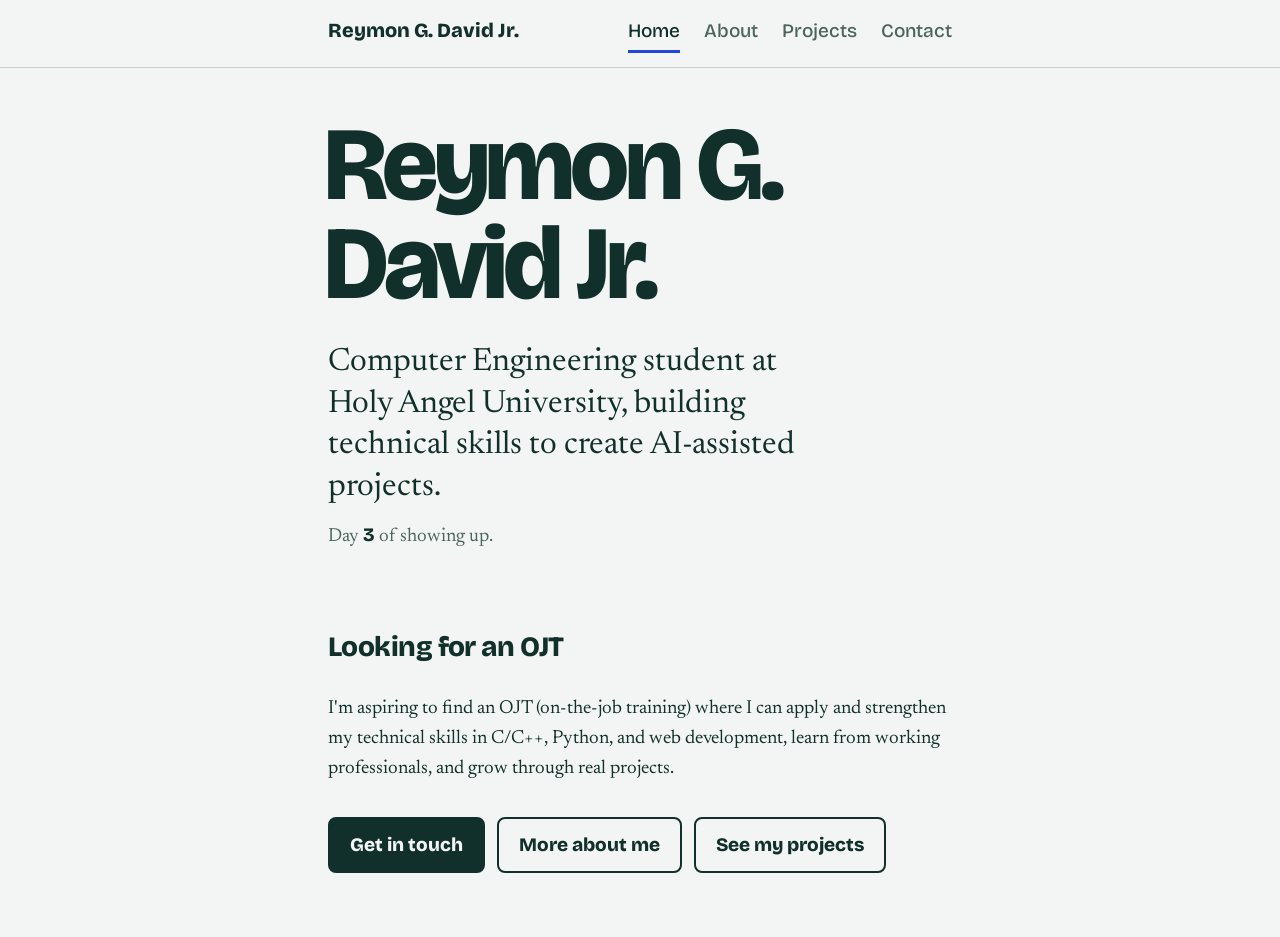
<file: index.html>
<!DOCTYPE html>
<html lang="en">
<head>
<meta charset="utf-8">
<meta name="viewport" content="width=device-width, initial-scale=1, viewport-fit=cover">
<title>Reymon G. David Jr. | Computer Engineering Student</title>
<meta name="description" content="Reymon G. David Jr. is a Computer Engineering student at Holy Angel University, building technical skills to create AI-assisted projects and looking for an OJT.">
<meta property="og:type" content="website">
<meta property="og:title" content="Reymon G. David Jr. | Computer Engineering Student">
<meta property="og:description" content="Reymon G. David Jr. is a Computer Engineering student at Holy Angel University, building technical skills to create AI-assisted projects and looking for an OJT.">
<meta property="og:url" content="https://reymondved.github.io/">
<link rel="icon" href="data:image/svg+xml,%3Csvg xmlns='http://www.w3.org/2000/svg' viewBox='0 0 64 64'%3E%3Crect width='64' height='64' rx='14' fill='%232447D6'/%3E%3Ctext x='32' y='43' font-size='30' font-weight='800' text-anchor='middle' fill='white' font-family='Arial,Helvetica,sans-serif'%3ERD%3C/text%3E%3C/svg%3E">
<link rel="preconnect" href="https://fonts.googleapis.com">
<link rel="preconnect" href="https://fonts.gstatic.com" crossorigin>
<link href="https://fonts.googleapis.com/css2?family=Bricolage+Grotesque:opsz,wght@12..96,500;12..96,800&family=Newsreader:ital,opsz,wght@0,6..72,400;0,6..72,500;1,6..72,400&display=swap" rel="stylesheet">
<link rel="stylesheet" href="style.css">
</head>
<body>

  <header class="site-nav">
    <nav class="inner" aria-label="Main">
      <a class="brand" href="index.html">Reymon G. David Jr.</a>
      <a class="link" href="index.html" aria-current="page">Home</a>
      <a class="link" href="about.html">About</a>
      <a class="link" href="projects.html">Projects</a>
      <a class="link" href="contact.html">Contact</a>
    </nav>
  </header>

  <main>
    <section>
      <h1>Reymon G.<br>David Jr.</h1>
      <p class="lead">Computer Engineering student at Holy Angel University, building technical skills to create AI-assisted projects.</p>
      <p class="day">Day <strong id="day-count">1</strong> of showing up.</p>
    </section>

    <section>
      <h2>Looking for an OJT</h2>
      <p>I'm aspiring to find an OJT (on-the-job training) where I can apply and strengthen my technical skills in C/C++, Python, and web development, learn from working professionals, and grow through real projects.</p>
      <div class="buttons">
        <a class="btn primary" href="contact.html">Get in touch</a>
        <a class="btn" href="about.html">More about me</a>
        <a class="btn" href="projects.html">See my projects</a>
      </div>
    </section>
  </main>

  <script src="script.js"></script>
</body>
</html>
</file>
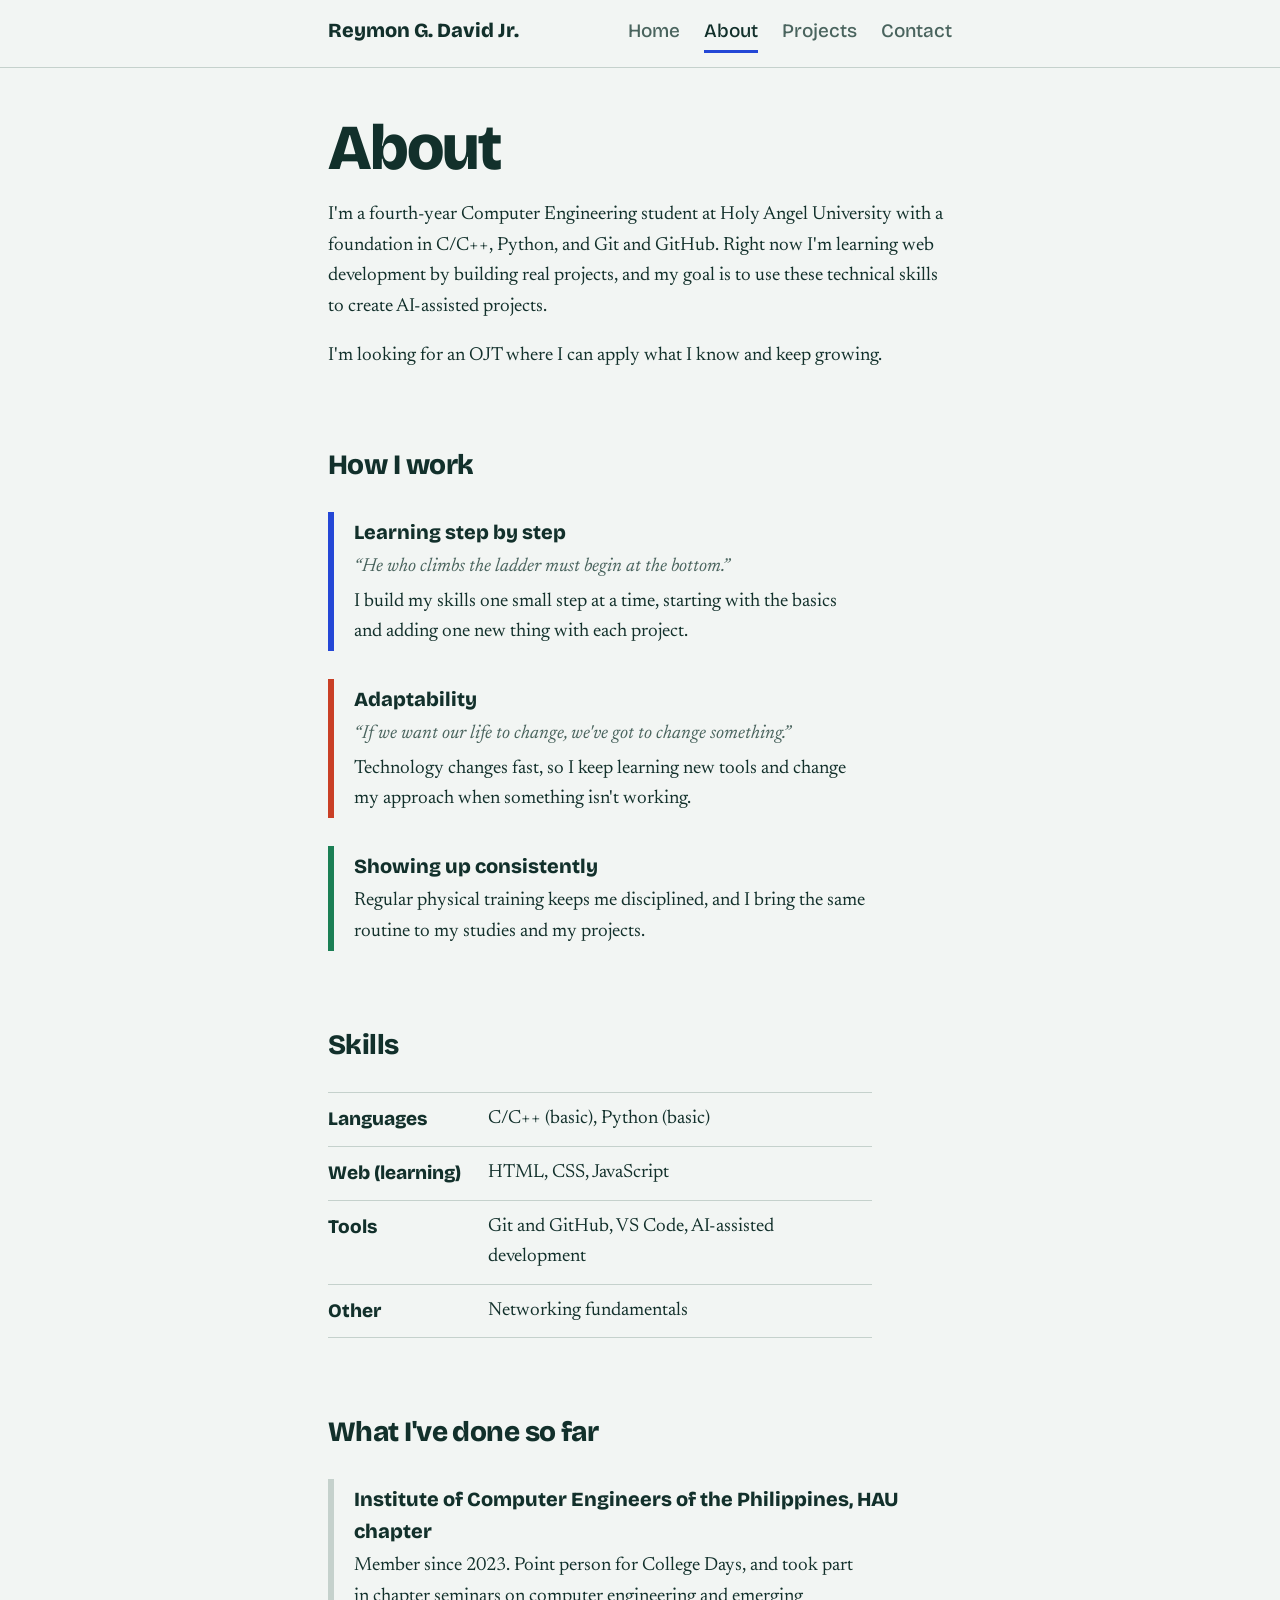
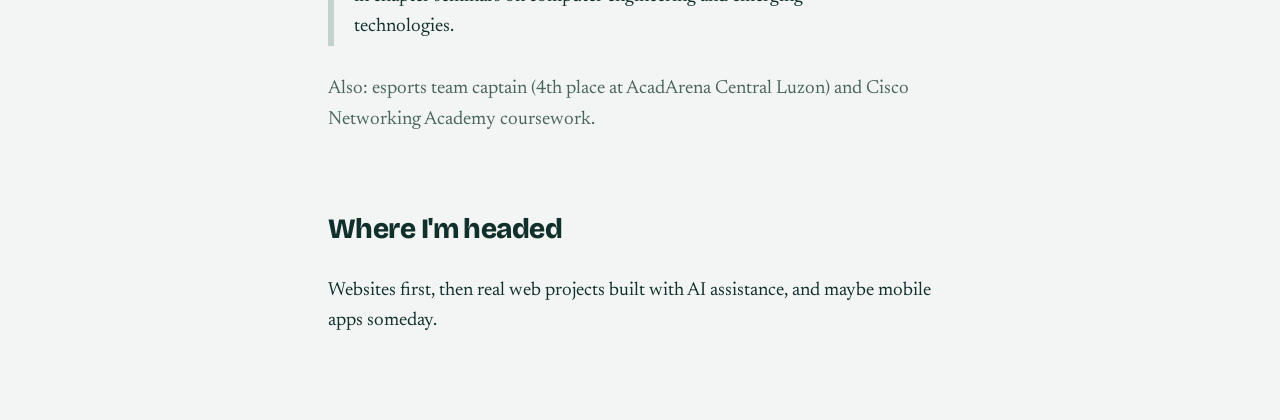
<file: about.html>
<!DOCTYPE html>
<html lang="en">
<head>
<meta charset="utf-8">
<meta name="viewport" content="width=device-width, initial-scale=1, viewport-fit=cover">
<title>About | Reymon G. David Jr.</title>
<meta name="description" content="About Reymon G. David Jr., a fourth-year Computer Engineering student learning web development, with a foundation in C/C++, Python, and Git and GitHub.">
<meta property="og:type" content="website">
<meta property="og:title" content="About | Reymon G. David Jr.">
<meta property="og:description" content="About Reymon G. David Jr., a fourth-year Computer Engineering student learning web development, with a foundation in C/C++, Python, and Git and GitHub.">
<meta property="og:url" content="https://reymondved.github.io/about.html">
<link rel="icon" href="data:image/svg+xml,%3Csvg xmlns='http://www.w3.org/2000/svg' viewBox='0 0 64 64'%3E%3Crect width='64' height='64' rx='14' fill='%232447D6'/%3E%3Ctext x='32' y='43' font-size='30' font-weight='800' text-anchor='middle' fill='white' font-family='Arial,Helvetica,sans-serif'%3ERD%3C/text%3E%3C/svg%3E">
<link rel="preconnect" href="https://fonts.googleapis.com">
<link rel="preconnect" href="https://fonts.gstatic.com" crossorigin>
<link href="https://fonts.googleapis.com/css2?family=Bricolage+Grotesque:opsz,wght@12..96,500;12..96,800&family=Newsreader:ital,opsz,wght@0,6..72,400;0,6..72,500;1,6..72,400&display=swap" rel="stylesheet">
<link rel="stylesheet" href="style.css">
</head>
<body>

  <header class="site-nav">
    <nav class="inner" aria-label="Main">
      <a class="brand" href="index.html">Reymon G. David Jr.</a>
      <a class="link" href="index.html">Home</a>
      <a class="link" href="about.html" aria-current="page">About</a>
      <a class="link" href="projects.html">Projects</a>
      <a class="link" href="contact.html">Contact</a>
    </nav>
  </header>

  <main>
    <section>
      <h1 class="page-title">About</h1>
      <p>I'm a fourth-year Computer Engineering student at Holy Angel University with a foundation in C/C++, Python, and Git and GitHub. Right now I'm learning web development by building real projects, and my goal is to use these technical skills to create AI-assisted projects.</p>
      <p>I'm looking for an OJT where I can apply what I know and keep growing.</p>
    </section>

    <section>
      <h2>How I work</h2>

      <div class="track mind">
        <h3>Learning step by step</h3>
        <p class="quote">&ldquo;He who climbs the ladder must begin at the bottom.&rdquo;</p>
        <p>I build my skills one small step at a time, starting with the basics and adding one new thing with each project.</p>
      </div>

      <div class="track heart">
        <h3>Adaptability</h3>
        <p class="quote">&ldquo;If we want our life to change, we've got to change something.&rdquo;</p>
        <p>Technology changes fast, so I keep learning new tools and change my approach when something isn't working.</p>
      </div>

      <div class="track body">
        <h3>Showing up consistently</h3>
        <p>Regular physical training keeps me disciplined, and I bring the same routine to my studies and my projects.</p>
      </div>
    </section>

    <section>
      <h2>Skills</h2>
      <dl class="skills">
        <div><dt>Languages</dt><dd>C/C++ (basic), Python (basic)</dd></div>
        <div><dt>Web (learning)</dt><dd>HTML, CSS, JavaScript</dd></div>
        <div><dt>Tools</dt><dd>Git and GitHub, VS Code, AI-assisted development</dd></div>
        <div><dt>Other</dt><dd>Networking fundamentals</dd></div>
      </dl>
    </section>

    <section>
      <h2>What I've done so far</h2>

      <div class="track">
        <h3>Institute of Computer Engineers of the Philippines, HAU chapter</h3>
        <p>Member since 2023. Point person for College Days, and took part in chapter seminars on computer engineering and emerging technologies.</p>
      </div>

      <p class="day">Also: esports team captain (4th place at AcadArena Central Luzon) and Cisco Networking Academy coursework.</p>
    </section>

    <section>
      <h2>Where I'm headed</h2>
      <p>Websites first, then real web projects built with AI assistance, and maybe mobile apps someday.</p>
    </section>
  </main>

</body>
</html>
</file>
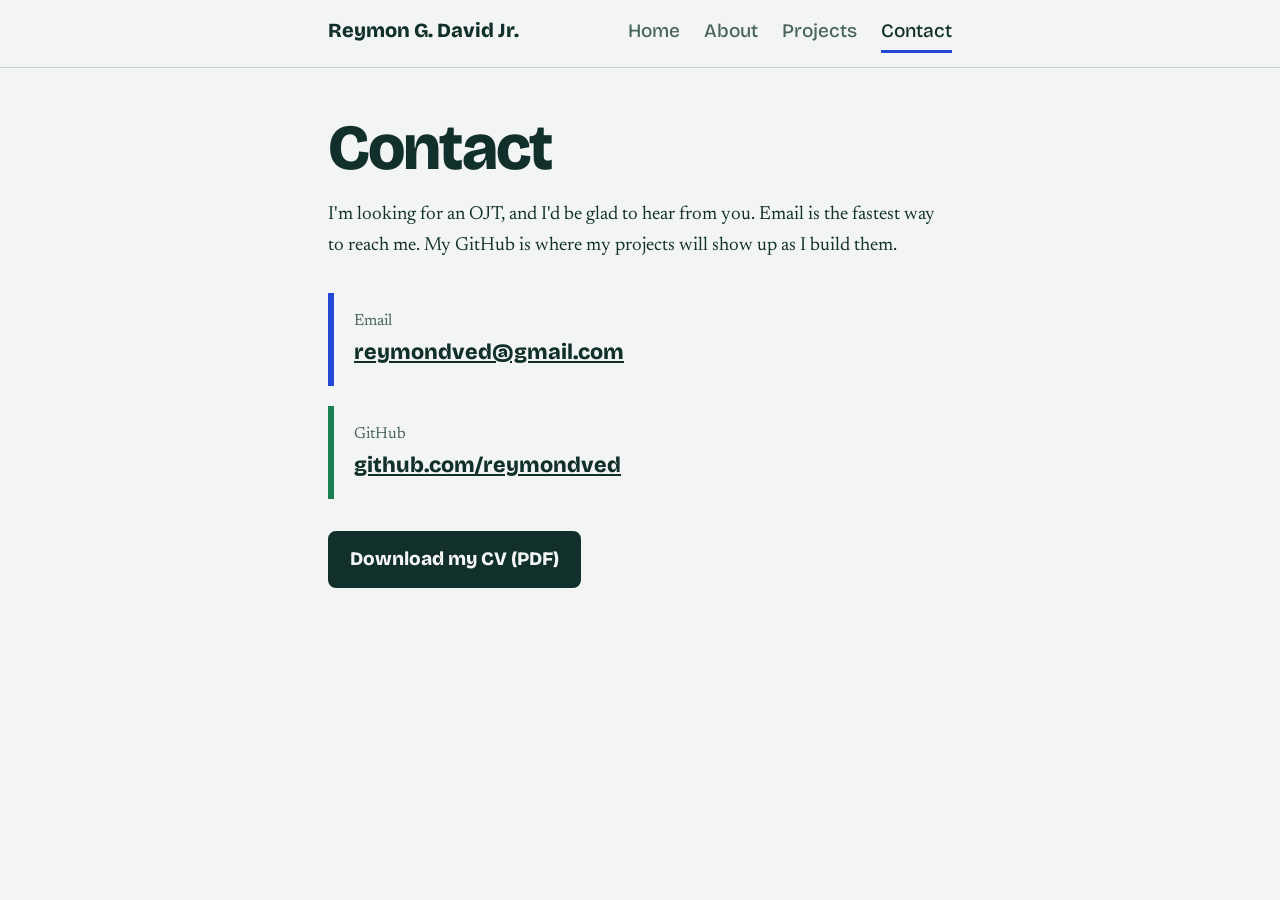
<file: contact.html>
<!DOCTYPE html>
<html lang="en">
<head>
<meta charset="utf-8">
<meta name="viewport" content="width=device-width, initial-scale=1, viewport-fit=cover">
<title>Contact | Reymon G. David Jr.</title>
<meta name="description" content="Contact Reymon G. David Jr. by email, or see the projects on GitHub.">
<meta property="og:type" content="website">
<meta property="og:title" content="Contact | Reymon G. David Jr.">
<meta property="og:description" content="Contact Reymon G. David Jr. by email, or see the projects on GitHub.">
<meta property="og:url" content="https://reymondved.github.io/contact.html">
<link rel="icon" href="data:image/svg+xml,%3Csvg xmlns='http://www.w3.org/2000/svg' viewBox='0 0 64 64'%3E%3Crect width='64' height='64' rx='14' fill='%232447D6'/%3E%3Ctext x='32' y='43' font-size='30' font-weight='800' text-anchor='middle' fill='white' font-family='Arial,Helvetica,sans-serif'%3ERD%3C/text%3E%3C/svg%3E">
<link rel="preconnect" href="https://fonts.googleapis.com">
<link rel="preconnect" href="https://fonts.gstatic.com" crossorigin>
<link href="https://fonts.googleapis.com/css2?family=Bricolage+Grotesque:opsz,wght@12..96,500;12..96,800&family=Newsreader:ital,opsz,wght@0,6..72,400;0,6..72,500;1,6..72,400&display=swap" rel="stylesheet">
<link rel="stylesheet" href="style.css">
</head>
<body>

  <header class="site-nav">
    <nav class="inner" aria-label="Main">
      <a class="brand" href="index.html">Reymon G. David Jr.</a>
      <a class="link" href="index.html">Home</a>
      <a class="link" href="about.html">About</a>
      <a class="link" href="projects.html">Projects</a>
      <a class="link" href="contact.html" aria-current="page">Contact</a>
    </nav>
  </header>

  <main>
    <section>
      <h1 class="page-title">Contact</h1>
      <p>I'm looking for an OJT, and I'd be glad to hear from you. Email is the fastest way to reach me. My GitHub is where my projects will show up as I build them.</p>

      <ul class="contact-list">
        <li>
          <span class="label">Email</span>
          <a href="mailto:reymondved@gmail.com">reymondved@gmail.com</a>
        </li>
        <li>
          <span class="label">GitHub</span>
          <a href="https://github.com/reymondved" target="_blank" rel="noopener">github.com/reymondved</a>
        </li>
      </ul>

      <div class="buttons">
        <a class="btn primary" href="Reymon-G-David-Jr-CV.pdf" download>Download my CV (PDF)</a>
      </div>
    </section>
  </main>

</body>
</html>
</file>
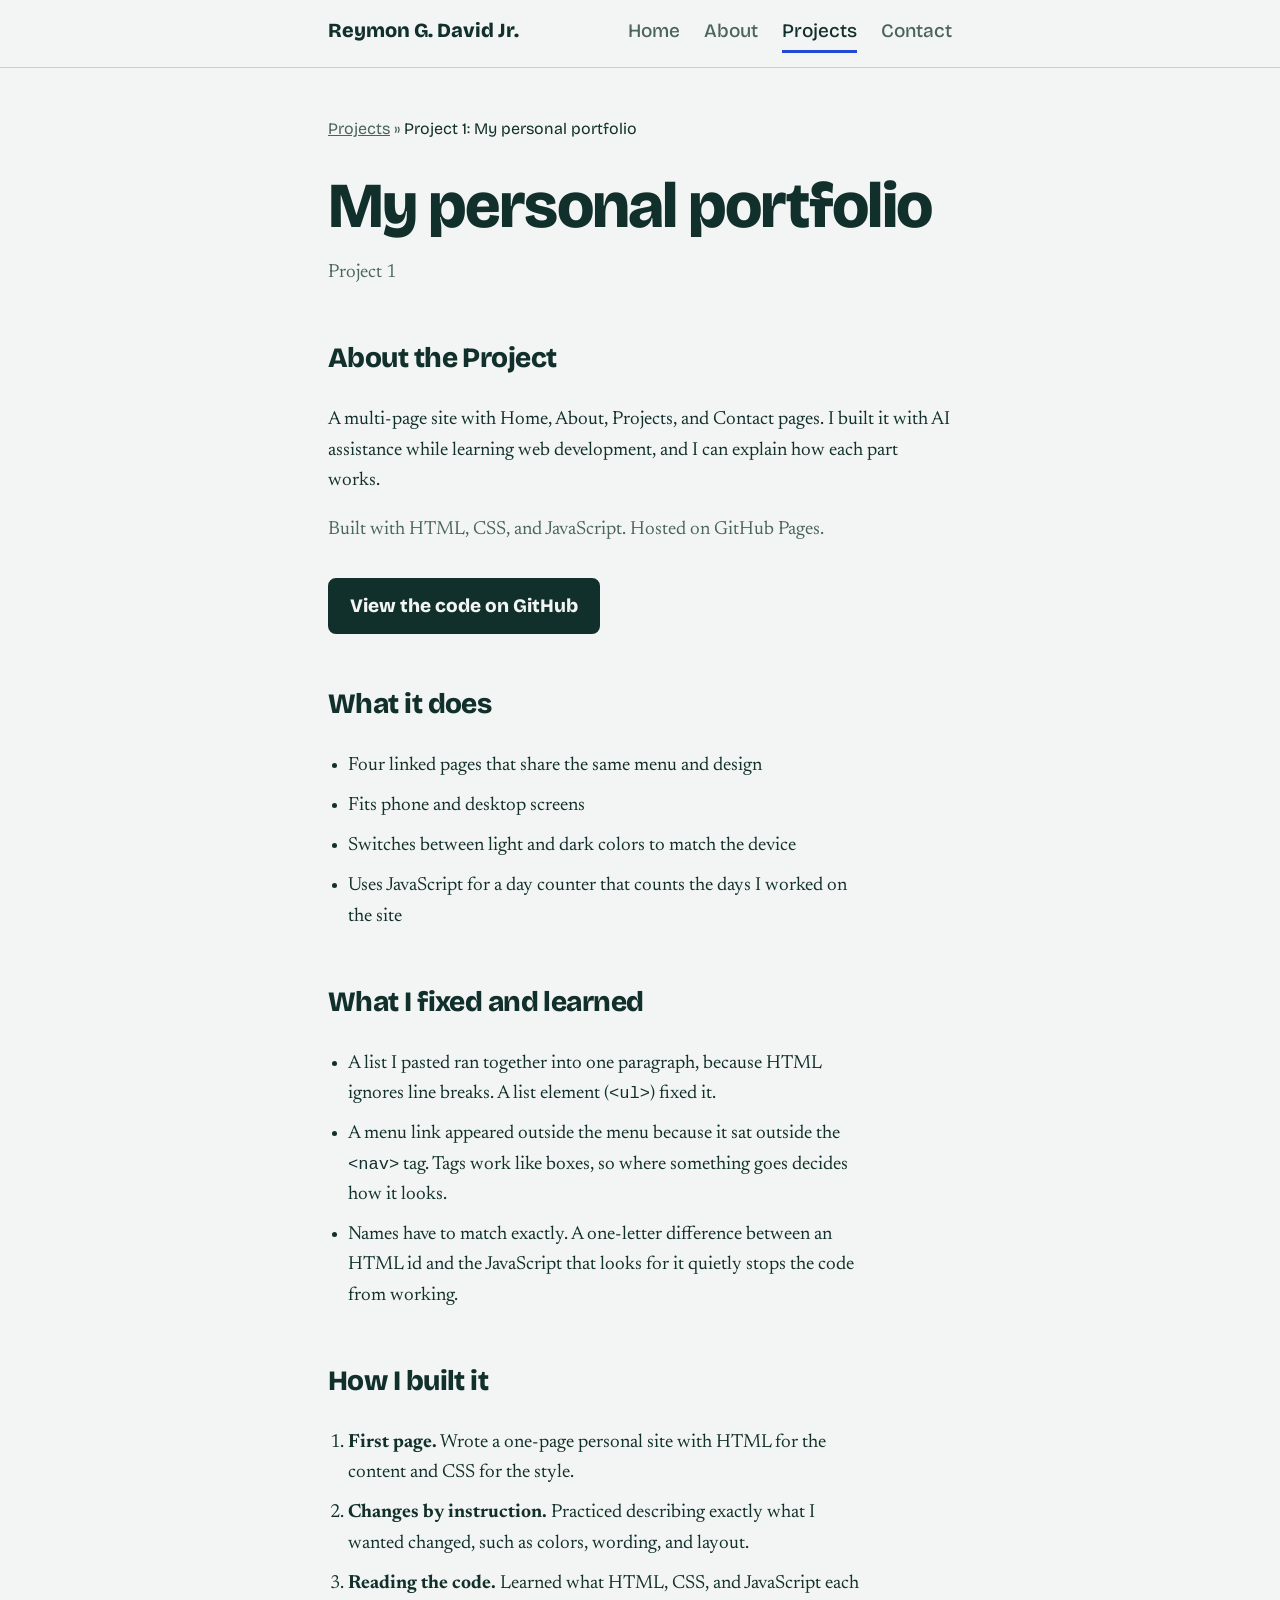
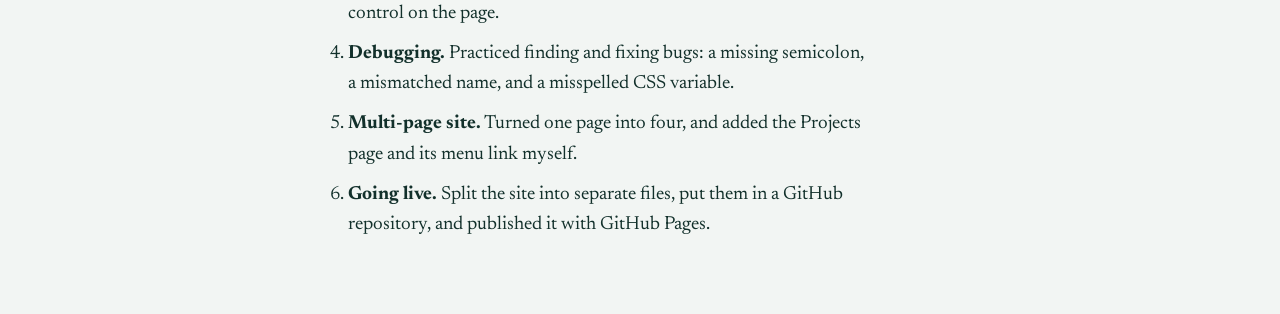
<file: project-1.html>
<!DOCTYPE html>
<html lang="en">
<head>
<meta charset="utf-8">
<meta name="viewport" content="width=device-width, initial-scale=1, viewport-fit=cover">
<title>Project 1: My personal portfolio | Reymon G. David Jr.</title>
<meta name="description" content="A multi-page personal portfolio website built with HTML, CSS, and JavaScript, with AI assistance, and hosted on GitHub Pages.">
<meta property="og:type" content="website">
<meta property="og:title" content="Project 1: My personal portfolio | Reymon G. David Jr.">
<meta property="og:description" content="A multi-page personal portfolio website built with HTML, CSS, and JavaScript, with AI assistance, and hosted on GitHub Pages.">
<meta property="og:url" content="https://reymondved.github.io/project-1.html">
<link rel="icon" href="data:image/svg+xml,%3Csvg xmlns='http://www.w3.org/2000/svg' viewBox='0 0 64 64'%3E%3Crect width='64' height='64' rx='14' fill='%232447D6'/%3E%3Ctext x='32' y='43' font-size='30' font-weight='800' text-anchor='middle' fill='white' font-family='Arial,Helvetica,sans-serif'%3ERD%3C/text%3E%3C/svg%3E">
<link rel="preconnect" href="https://fonts.googleapis.com">
<link rel="preconnect" href="https://fonts.gstatic.com" crossorigin>
<link href="https://fonts.googleapis.com/css2?family=Bricolage+Grotesque:opsz,wght@12..96,500;12..96,800&family=Newsreader:ital,opsz,wght@0,6..72,400;0,6..72,500;1,6..72,400&display=swap" rel="stylesheet">
<link rel="stylesheet" href="style.css">
</head>
<body>

  <header class="site-nav">
    <nav class="inner" aria-label="Main">
      <a class="brand" href="index.html">Reymon G. David Jr.</a>
      <a class="link" href="index.html">Home</a>
      <a class="link" href="about.html">About</a>
      <a class="link" href="projects.html" aria-current="true">Projects</a>
      <a class="link" href="contact.html">Contact</a>
    </nav>
  </header>

  <main>
    <nav class="breadcrumb" aria-label="Breadcrumb">
      <a href="projects.html">Projects</a>
      <span aria-hidden="true">&raquo;</span>
      <span aria-current="page">Project 1: My personal portfolio</span>
    </nav>

    <section>
      <h1 class="page-title">My personal portfolio</h1>
      <p class="day">Project 1</p>
    </section>

    <section class="detail">
      <h2>About the Project</h2>
      <p>A multi-page site with Home, About, Projects, and Contact pages. I built it with AI assistance while learning web development, and I can explain how each part works.</p>
      <p class="day">Built with HTML, CSS, and JavaScript. Hosted on GitHub Pages.</p>
      <div class="buttons">
        <a class="btn primary" href="https://github.com/reymondved/reymondved.github.io" target="_blank" rel="noopener">View the code on GitHub</a>
      </div>
    </section>

    <section class="detail">
      <h2>What it does</h2>
      <ul class="plain-list">
        <li>Four linked pages that share the same menu and design</li>
        <li>Fits phone and desktop screens</li>
        <li>Switches between light and dark colors to match the device</li>
        <li>Uses JavaScript for a day counter that counts the days I worked on the site</li>
      </ul>
    </section>

    <section class="detail">
      <h2>What I fixed and learned</h2>
      <ul class="plain-list">
        <li>A list I pasted ran together into one paragraph, because HTML ignores line breaks. A list element (<code>&lt;ul&gt;</code>) fixed it.</li>
        <li>A menu link appeared outside the menu because it sat outside the <code>&lt;nav&gt;</code> tag. Tags work like boxes, so where something goes decides how it looks.</li>
        <li>Names have to match exactly. A one-letter difference between an HTML id and the JavaScript that looks for it quietly stops the code from working.</li>
      </ul>
    </section>

    <section class="detail">
      <h2>How I built it</h2>
      <ol class="plain-list">
        <li><strong>First page.</strong> Wrote a one-page personal site with HTML for the content and CSS for the style.</li>
        <li><strong>Changes by instruction.</strong> Practiced describing exactly what I wanted changed, such as colors, wording, and layout.</li>
        <li><strong>Reading the code.</strong> Learned what HTML, CSS, and JavaScript each control on the page.</li>
        <li><strong>Debugging.</strong> Practiced finding and fixing bugs: a missing semicolon, a mismatched name, and a misspelled CSS variable.</li>
        <li><strong>Multi-page site.</strong> Turned one page into four, and added the Projects page and its menu link myself.</li>
        <li><strong>Going live.</strong> Split the site into separate files, put them in a GitHub repository, and published it with GitHub Pages.</li>
      </ol>
    </section>
  </main>

</body>
</html>
</file>
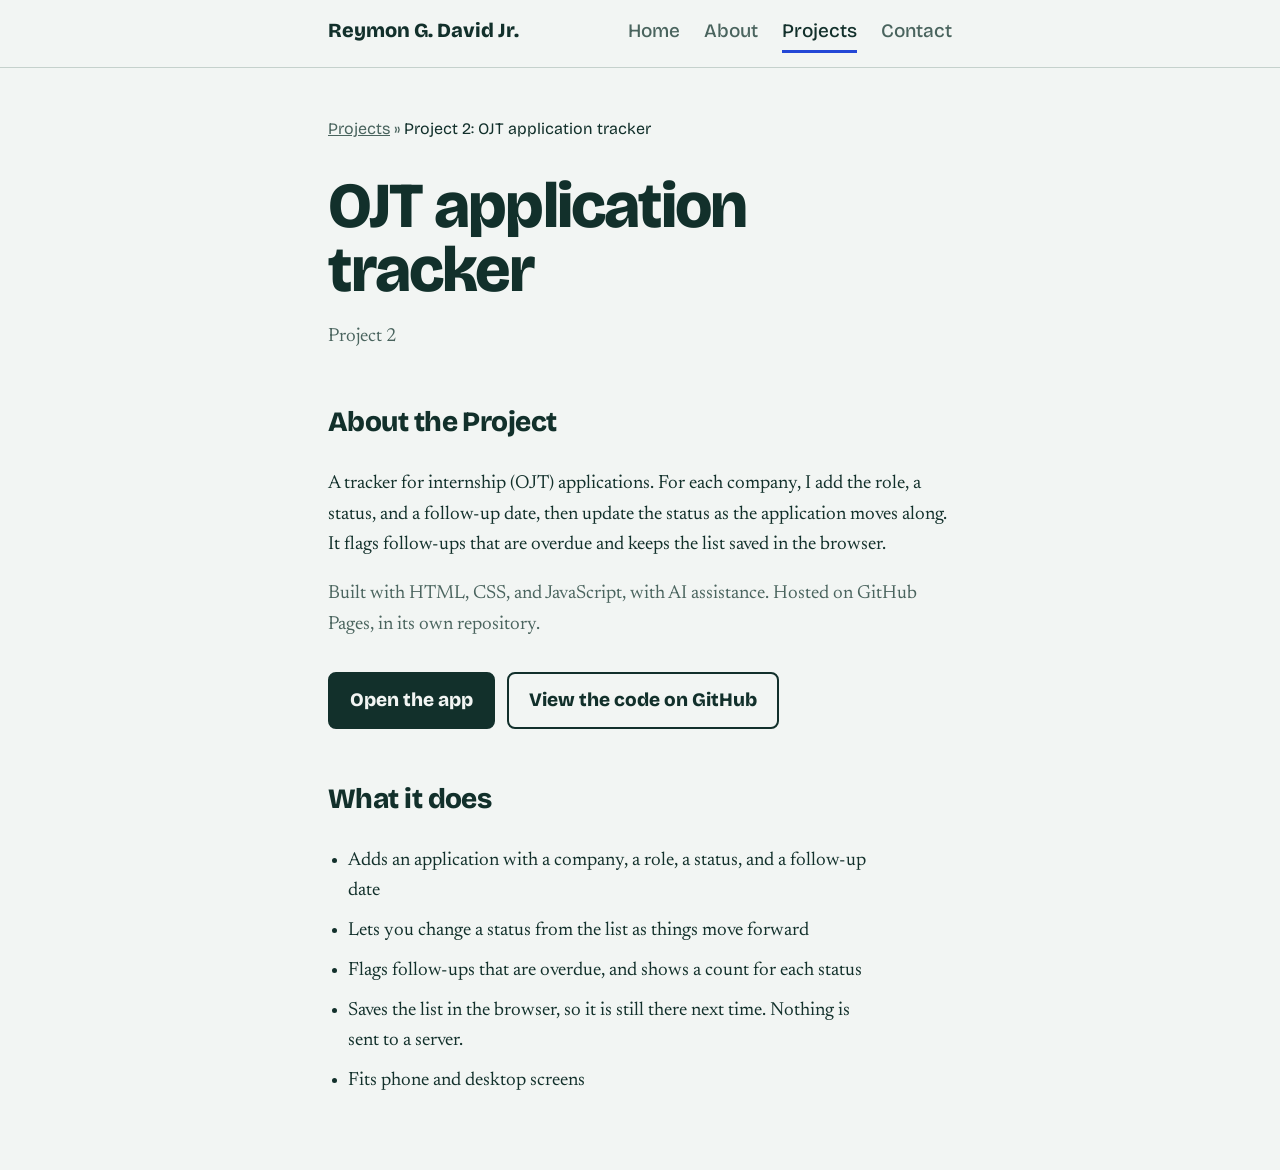
<file: project-2.html>
<!DOCTYPE html>
<html lang="en">
<head>
<meta charset="utf-8">
<meta name="viewport" content="width=device-width, initial-scale=1, viewport-fit=cover">
<title>Project 2: OJT application tracker | Reymon G. David Jr.</title>
<meta name="description" content="An interactive tracker for internship (OJT) applications, built with HTML, CSS, and JavaScript and hosted on GitHub Pages.">
<meta property="og:type" content="website">
<meta property="og:title" content="Project 2: OJT application tracker | Reymon G. David Jr.">
<meta property="og:description" content="An interactive tracker for internship (OJT) applications, built with HTML, CSS, and JavaScript and hosted on GitHub Pages.">
<meta property="og:url" content="https://reymondved.github.io/project-2.html">
<link rel="icon" href="data:image/svg+xml,%3Csvg xmlns='http://www.w3.org/2000/svg' viewBox='0 0 64 64'%3E%3Crect width='64' height='64' rx='14' fill='%232447D6'/%3E%3Ctext x='32' y='43' font-size='30' font-weight='800' text-anchor='middle' fill='white' font-family='Arial,Helvetica,sans-serif'%3ERD%3C/text%3E%3C/svg%3E">
<link rel="preconnect" href="https://fonts.googleapis.com">
<link rel="preconnect" href="https://fonts.gstatic.com" crossorigin>
<link href="https://fonts.googleapis.com/css2?family=Bricolage+Grotesque:opsz,wght@12..96,500;12..96,800&family=Newsreader:ital,opsz,wght@0,6..72,400;0,6..72,500;1,6..72,400&display=swap" rel="stylesheet">
<link rel="stylesheet" href="style.css">
</head>
<body>

  <header class="site-nav">
    <nav class="inner" aria-label="Main">
      <a class="brand" href="index.html">Reymon G. David Jr.</a>
      <a class="link" href="index.html">Home</a>
      <a class="link" href="about.html">About</a>
      <a class="link" href="projects.html" aria-current="true">Projects</a>
      <a class="link" href="contact.html">Contact</a>
    </nav>
  </header>

  <main>
    <nav class="breadcrumb" aria-label="Breadcrumb">
      <a href="projects.html">Projects</a>
      <span aria-hidden="true">&raquo;</span>
      <span aria-current="page">Project 2: OJT application tracker</span>
    </nav>

    <section>
      <h1 class="page-title">OJT application tracker</h1>
      <p class="day">Project 2</p>
    </section>

    <section class="detail">
      <h2>About the Project</h2>
      <p>A tracker for internship (OJT) applications. For each company, I add the role, a status, and a follow-up date, then update the status as the application moves along. It flags follow-ups that are overdue and keeps the list saved in the browser.</p>
      <p class="day">Built with HTML, CSS, and JavaScript, with AI assistance. Hosted on GitHub Pages, in its own repository.</p>
      <div class="buttons">
        <a class="btn primary" href="https://reymondved.github.io/ojt-tracker/" target="_blank" rel="noopener">Open the app</a>
        <a class="btn" href="https://github.com/reymondved/ojt-tracker" target="_blank" rel="noopener">View the code on GitHub</a>
      </div>
    </section>

    <section class="detail">
      <h2>What it does</h2>
      <ul class="plain-list">
        <li>Adds an application with a company, a role, a status, and a follow-up date</li>
        <li>Lets you change a status from the list as things move forward</li>
        <li>Flags follow-ups that are overdue, and shows a count for each status</li>
        <li>Saves the list in the browser, so it is still there next time. Nothing is sent to a server.</li>
        <li>Fits phone and desktop screens</li>
      </ul>
    </section>
  </main>

</body>
</html>
</file>
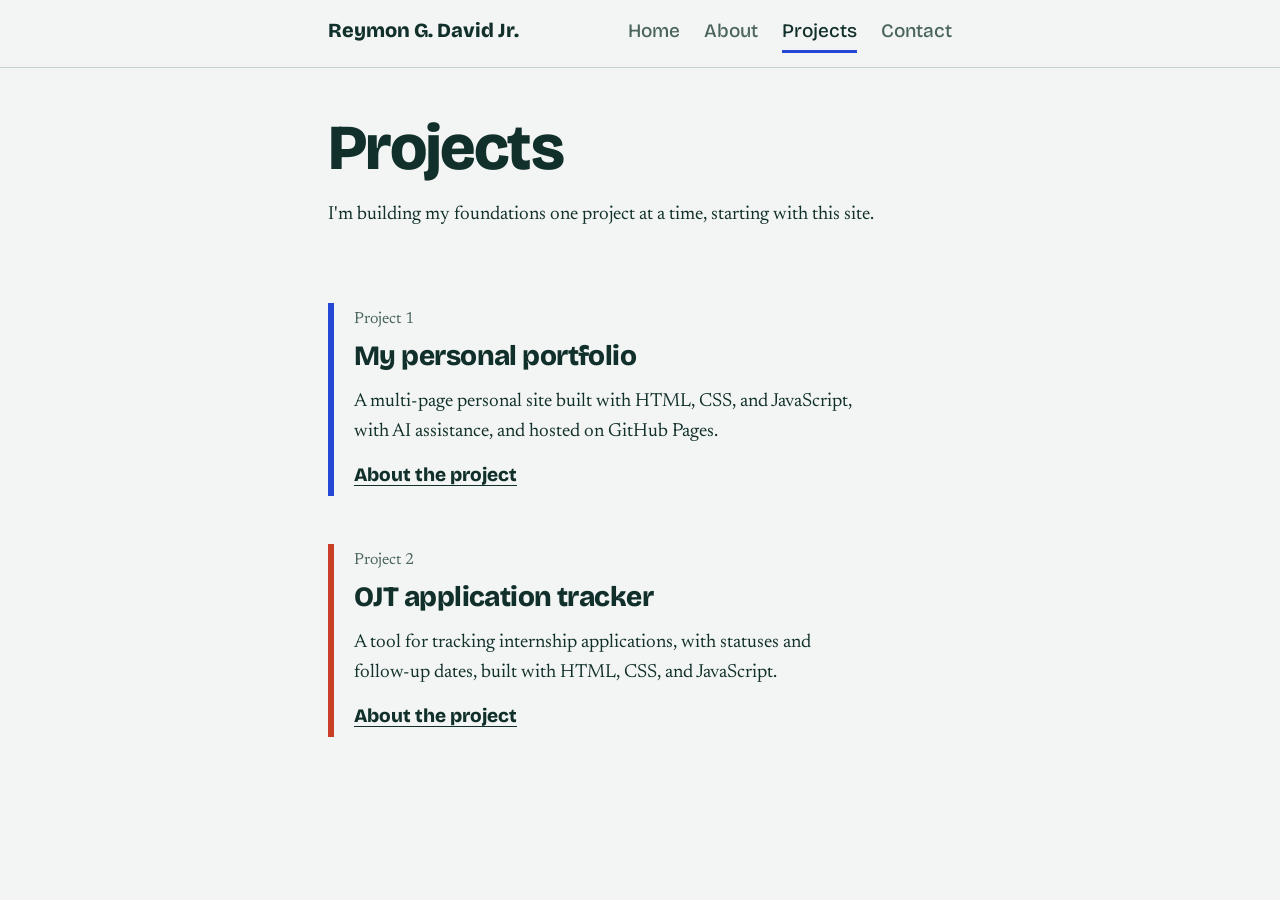
<file: projects.html>
<!DOCTYPE html>
<html lang="en">
<head>
<meta charset="utf-8">
<meta name="viewport" content="width=device-width, initial-scale=1, viewport-fit=cover">
<title>Projects | Reymon G. David Jr.</title>
<meta name="description" content="Projects by Reymon G. David Jr., starting with a personal portfolio website built with HTML, CSS, and JavaScript.">
<meta property="og:type" content="website">
<meta property="og:title" content="Projects | Reymon G. David Jr.">
<meta property="og:description" content="Projects by Reymon G. David Jr., starting with a personal portfolio website built with HTML, CSS, and JavaScript.">
<meta property="og:url" content="https://reymondved.github.io/projects.html">
<link rel="icon" href="data:image/svg+xml,%3Csvg xmlns='http://www.w3.org/2000/svg' viewBox='0 0 64 64'%3E%3Crect width='64' height='64' rx='14' fill='%232447D6'/%3E%3Ctext x='32' y='43' font-size='30' font-weight='800' text-anchor='middle' fill='white' font-family='Arial,Helvetica,sans-serif'%3ERD%3C/text%3E%3C/svg%3E">
<link rel="preconnect" href="https://fonts.googleapis.com">
<link rel="preconnect" href="https://fonts.gstatic.com" crossorigin>
<link href="https://fonts.googleapis.com/css2?family=Bricolage+Grotesque:opsz,wght@12..96,500;12..96,800&family=Newsreader:ital,opsz,wght@0,6..72,400;0,6..72,500;1,6..72,400&display=swap" rel="stylesheet">
<link rel="stylesheet" href="style.css">
</head>
<body>

  <header class="site-nav">
    <nav class="inner" aria-label="Main">
      <a class="brand" href="index.html">Reymon G. David Jr.</a>
      <a class="link" href="index.html">Home</a>
      <a class="link" href="about.html">About</a>
      <a class="link" href="projects.html" aria-current="page">Projects</a>
      <a class="link" href="contact.html">Contact</a>
    </nav>
  </header>

  <main>
    <section>
      <h1 class="page-title">Projects</h1>
      <p>I'm building my foundations one project at a time, starting with this site.</p>
    </section>

    <section>
      <a class="project-card" href="project-1.html">
        <span class="label">Project 1</span>
        <h2>My personal portfolio</h2>
        <p>A multi-page personal site built with HTML, CSS, and JavaScript, with AI assistance, and hosted on GitHub Pages.</p>
        <span class="more">About the project</span>
      </a>
    </section>

    <section class="detail">
      <a class="project-card heart" href="project-2.html">
        <span class="label">Project 2</span>
        <h2>OJT application tracker</h2>
        <p>A tool for tracking internship applications, with statuses and follow-up dates, built with HTML, CSS, and JavaScript.</p>
        <span class="more">About the project</span>
      </a>
    </section>
  </main>

</body>
</html>
</file>
<file: style.css>
:root {
  --paper: #F2F5F3;
  --ink: #12302B;
  --muted: #4A645E;
  --line: #C5D1CC;
  --heart: #C93F25;
  --mind: #2447D6;
  --body: #1B7F54;
  --track-empty: #DCE5E1;

  box-sizing: border-box;
  padding-top: env(safe-area-inset-top, 0px);
  padding-bottom: env(safe-area-inset-bottom, 0px);
}
@media (prefers-color-scheme: dark) {
  :root:not([data-theme="light"]) {
    --paper: #0F1C19;
    --ink: #E6F0EC;
    --muted: #9DB5AE;
    --line: #2A3F3A;
    --heart: #FF7A5C;
    --mind: #7D96FF;
    --body: #4FD08F;
    --track-empty: #1D2F2A;
  }
}
:root[data-theme="dark"] {
  --paper: #0F1C19;
  --ink: #E6F0EC;
  --muted: #9DB5AE;
  --line: #2A3F3A;
  --heart: #FF7A5C;
  --mind: #7D96FF;
  --body: #4FD08F;
  --track-empty: #1D2F2A;
}

*, *::before, *::after { box-sizing: inherit; }
html { scroll-padding-top: env(safe-area-inset-top, 0px); }

body {
  margin: 0;
  background: var(--paper);
  color: var(--ink);
  font-family: "Newsreader", Georgia, "Times New Roman", serif;
  font-size: 1.1875rem;
  line-height: 1.6;
}

a { color: inherit; }
a:focus-visible, button:focus-visible, input:focus-visible, select:focus-visible {
  outline: 3px solid var(--mind);
  outline-offset: 3px;
}

h1, h2, h3, nav, .btn {
  font-family: "Bricolage Grotesque", "Helvetica Neue", Arial, sans-serif;
}
h1, h2, h3 { margin: 0; }

/* Navigation: the same links on every page */
.site-nav {
  position: sticky;
  top: env(safe-area-inset-top, 0px);
  background: var(--paper);
  border-bottom: 1px solid var(--line);
  z-index: 10;
}
.site-nav .inner {
  max-width: 42rem;
  margin: 0 auto;
  padding: 0.9rem 1.5rem;
  display: flex;
  align-items: baseline;
  flex-wrap: wrap;
  gap: 0.5rem 1.5rem;
}
.brand {
  font-weight: 800;
  font-size: 1.25rem;
  text-decoration: none;
  margin-right: auto;
}
.site-nav a.link {
  text-decoration: none;
  font-weight: 500;
  color: var(--muted);
  padding-bottom: 0.2rem;
  border-bottom: 3px solid transparent;
}
.site-nav a.link:hover { color: var(--ink); }
.site-nav a.link[aria-current] {
  color: var(--ink);
  border-bottom-color: var(--mind);
}

main {
  max-width: 42rem;
  margin: 0 auto;
  padding: 3rem 1.5rem 4rem;
}

/* The one memorable thing: the name, set very large */
h1 {
  font-size: clamp(3.25rem, 15vw, 6.5rem);
  font-weight: 800;
  line-height: 0.95;
  letter-spacing: -0.04em;
  margin-left: -0.04em;
}

.lead {
  font-size: clamp(1.5rem, 4.4vw, 2rem);
  line-height: 1.3;
  margin: 1.75rem 0 0.75rem;
  max-width: 30rem;
}

.day { color: var(--muted); margin: 0; }
.day strong {
  color: var(--ink);
  font-family: "Bricolage Grotesque", "Helvetica Neue", Arial, sans-serif;
  font-weight: 800;
}

section { margin-top: 4.5rem; }
main > section:first-child { margin-top: 0; }

h2 {
  font-size: 1.75rem;
  font-weight: 800;
  letter-spacing: -0.02em;
  margin-bottom: 1.5rem;
}
.page-title {
  margin-left: 0;
  font-size: clamp(2.5rem, 9vw, 4rem);
  line-height: 1;
  letter-spacing: -0.03em;
  margin-bottom: 1.25rem;
}

.track {
  border-left: 6px solid var(--line);
  padding: 0.25rem 0 0.25rem 1.25rem;
  margin-bottom: 1.75rem;
}
.track h3 { font-size: 1.25rem; font-weight: 800; }
.track p { margin: 0.25rem 0 0; max-width: 32rem; }
.track .quote { font-style: italic; color: var(--muted); }
.track.heart { border-left-color: var(--heart); }
.track.mind  { border-left-color: var(--mind); }
.track.body  { border-left-color: var(--body); }

.buttons { display: flex; flex-wrap: wrap; gap: 0.75rem; margin-top: 2rem; }
.btn {
  display: inline-block;
  font-weight: 800;
  text-decoration: none;
  padding: 0.7rem 1.25rem;
  border-radius: 0.5rem;
  border: 2px solid var(--ink);
}
.btn.primary { background: var(--ink); color: var(--paper); }
.btn:hover { opacity: 0.85; }

.contact-list { list-style: none; padding: 0; margin: 2rem 0 0; }
.contact-list li { padding: 1rem 0 1rem 1.25rem; border-left: 6px solid var(--line); margin-bottom: 1.25rem; }
.contact-list li:nth-child(1) { border-left-color: var(--mind); }
.contact-list li:nth-child(2) { border-left-color: var(--body); }
.contact-list .label { display: block; color: var(--muted); font-size: 1rem; }
.contact-list a { font-family: "Bricolage Grotesque", "Helvetica Neue", Arial, sans-serif; font-weight: 800; font-size: 1.35rem; word-break: break-word; }



.day + .day { margin-top: 0.75rem; }

/* Projects pages */
.plain-list { max-width: 34rem; padding-left: 1.25rem; margin: 0; }
.plain-list li { margin-bottom: 0.6rem; }
code {
  font-family: ui-monospace, Consolas, "Courier New", monospace;
  font-size: 0.9em;
}

section.detail { margin-top: 3rem; }

.breadcrumb {
  color: var(--muted);
  font-size: 1rem;
  margin-bottom: 2rem;
}
.breadcrumb a { color: inherit; }
.breadcrumb [aria-current="page"] { color: var(--ink); }

.project-card {
  display: block;
  text-decoration: none;
  border-left: 6px solid var(--mind);
  padding: 0.25rem 0 0.25rem 1.25rem;
}
.project-card .label { display: block; color: var(--muted); font-size: 1rem; }
.project-card h2 { margin: 0.1rem 0 0.5rem; }
.project-card p { margin: 0 0 0.75rem; max-width: 32rem; }
.project-card .more {
  font-family: "Bricolage Grotesque", "Helvetica Neue", Arial, sans-serif;
  font-weight: 800;
  text-decoration: underline;
  text-underline-offset: 0.25rem;
}
.project-card:hover h2 { text-decoration: underline; text-underline-offset: 0.3rem; }


/* The first block under the breadcrumb sits close to it */
.breadcrumb + section { margin-top: 0; }

/* Skills list */
.skills { margin: 0; max-width: 34rem; }
.skills div {
  display: grid;
  grid-template-columns: 9rem 1fr;
  gap: 0.25rem 1rem;
  padding: 0.7rem 0;
  border-top: 1px solid var(--line);
}
.skills div:last-child { border-bottom: 1px solid var(--line); }
.skills dt { font-family: "Bricolage Grotesque", "Helvetica Neue", Arial, sans-serif; font-weight: 800; }
.skills dd { margin: 0; }

/* Small screens: the name gets its own row, the menu sits below it */
@media (max-width: 640px) {
  .site-nav { position: static; }
  .site-nav .inner { padding-left: 1rem; padding-right: 1rem; gap: 0.5rem 1rem; }
  .brand { flex-basis: 100%; font-size: 1.1rem; }
  .site-nav a.link { font-size: 1rem; }
}

.project-card.heart { border-left-color: var(--heart); }
</file>
